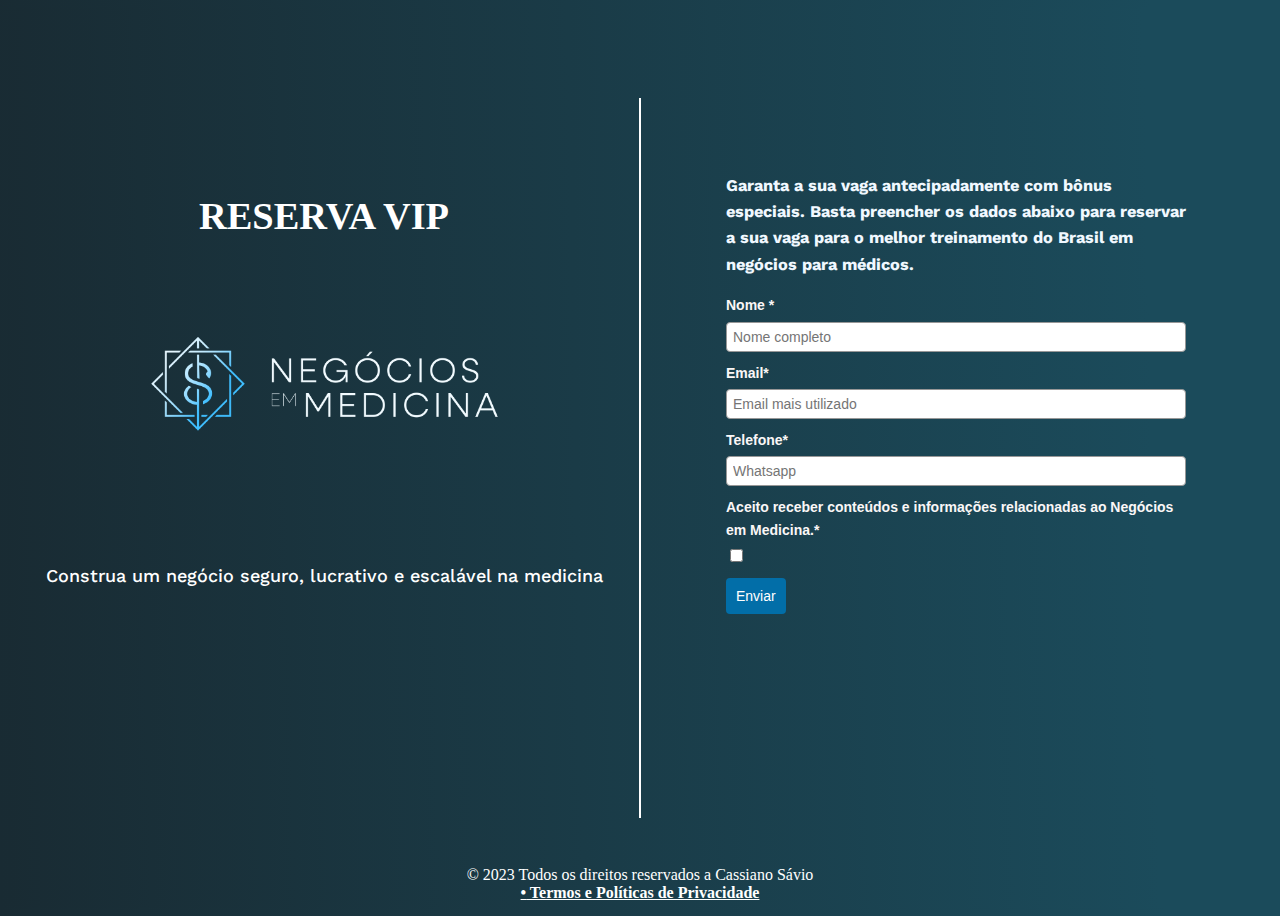
<file: index.html>
<!DOCTYPE html>
<html lang="pt-br" style="background: linear-gradient(269deg, #1B4B5B 10%, #192B33 100%);">

<head>
    <meta charset="UTF-8">
    <meta name="viewport" content="width=device-width, initial-scale=1.0">
    <title>Página de Lançamento</title>
    <link rel="stylesheet" href="styles.css">
</head>

  <!-- Google Tag Manager -->
  <script>(function(w,d,s,l,i){w[l]=w[l]||[];w[l].push({'gtm.start':new Date().getTime(),event:'gtm.js'});var f=d.getElementsByTagName(s)[0],j=d.createElement(s),dl=l!='dataLayer'?'&l='+l:'';j.async=true;j.src='https://cloud.anovamedicina.com.br/dfqanmmd.js?id='+i+dl;f.parentNode.insertBefore(j,f);})(window,document,'script','dataLayer','GTM-W7R8FCG');</script>
    <!-- End Google Tag Manager -->

<body>

    <!-- Google Tag Manager (noscript) -->
    <noscript><iframe src="https://cloud.anovamedicina.com.br/ns.html?id=GTM-W7R8FCG" height="0" width="0" style="display:none;visibility:hidden"></iframe></noscript>
        <!-- End Google Tag Manager (noscript) -->
    
    <div class="container">
            <div class="lado-esquerdo">
                <div class="reserva"><h1>RESERVA VIP</h1></div>
                <div class="logo"><img src="img/NEM_logo_fundo-escuro.png" alt="Logo MDN" class="logo"></div>
                <div class="rodape"><p>Construa um negócio seguro, lucrativo e escalável na medicina</p></div>
            </div>

            <div class="barra-vertical"></div>
                  <div class="lado-direito">
                    
                    <div class="formulario"> <form method="POST" action="https://cassianosavio.activehosted.com/proc.php" id="_form_30_" class="_form _form_30 _inline-form  " novalidate data-styles-version="4">
                    <div class="copy-direita" style="color: aliceblue;"><h3>Garanta a sua vaga antecipadamente com bônus especiais. Basta preencher os dados abaixo para reservar a sua vaga para o melhor treinamento do Brasil em negócios para médicos.</h3></div>
                    <input type="hidden" name="u" value="30" />
                    <input type="hidden" name="f" value="30" />
                    <input type="hidden" name="s" />
                    <input type="hidden" name="c" value="0" />
                    <input type="hidden" name="m" value="0" />
                    <input type="hidden" name="act" value="sub" />
                    <input type="hidden" name="v" value="2" />
                    <input type="hidden" name="or" value="d007ed24f41609cf98a572b98dcac0cc" />
                    <div class="_form-content">
                      <div class="_form_element _x57880073 _full_width " >
                        <label for="fullname" class="_form-label">
                          Nome *
                        </label>
                        <div class="_field-wrapper">
                          <input type="text" id="fullname" name="fullname" placeholder="Nome completo" required/>
                        </div>
                      </div>
                      <div class="_form_element _x77400963 _full_width " >
                        <label for="email" class="_form-label">
                          Email*
                        </label>
                        <div class="_field-wrapper">
                          <input type="text" id="email" name="email" placeholder="Email mais utilizado" required/>
                        </div>
                      </div>
                      <div class="_form_element _x44176151 _full_width " >
                        <label for="phone" class="_form-label">
                          Telefone*
                        </label>
                        <div class="_field-wrapper">
                          <input type="text" id="phone" name="phone" placeholder="Whatsapp" required/>
                        </div>
                      </div>
                      <div class="_form_element _x62099111 _full_width " style="display: none;" >
                        <label for="field[17]" class="_form-label">
                          utm_term
                        </label>
                        <div class="_field-wrapper">
                          <input type="text" id="field[17]" name="field[17]" value="" placeholder="" />
                        </div>
                      </div>
                      <div class="_form_element _x48921063 _full_width " style="display: none;" >
                        <label for="field[19]" class="_form-label">
                          utm_medium
                        </label>
                        <div class="_field-wrapper">
                          <input type="text" id="field[19]" name="field[19]" value="" placeholder="" />
                        </div>
                      </div>
                      <div class="_form_element _x26719436 _full_width " style="display: none;" >
                        <label for="field[20]" class="_form-label">
                          utm_content
                        </label>
                        <div class="_field-wrapper">
                          <input type="text" id="field[20]" name="field[20]" value="" placeholder="" />
                        </div>
                      </div>
                      <div class="_form_element _x70439124 _full_width " style="display: none;" >
                        <label for="field[22]" class="_form-label">
                          utm_source
                        </label>
                        <div class="_field-wrapper">
                          <input type="text" id="field[22]" name="field[22]" value="" placeholder="" />
                        </div>
                      </div>
                      <div class="_form_element _x80626610 _full_width " style="display: none;" >
                        <label for="field[18]" class="_form-label" >
                          utm_campaign
                        </label>
                        <div class="_field-wrapper">
                          <input type="text" id="field[18]" name="field[18]" value="" placeholder="" />
                        </div>
                      </div>
                      <div class="_form_element _x77476672 _full_width " >
                        <input type="hidden" name="ls" id="ls" value="1" />
                        <label for="nlbox_" class="_form-label">
                          Aceito receber conteúdos e informações relacionadas ao Negócios em Medicina.*
                        </label>
                        <div class="_row">
                          <input id="nlbox_31" type="checkbox" value="31" name="nlbox[]" class="any" required>
                          <span>
                          </span>
                        </div>
                      </div>
                      <div class="_button-wrapper _full_width">
                        <button id="_form_30_submit" class="_submit" type="submit">
                          Enviar
                        </button>
                      </div>
                      <div class="_clear-element">
                      </div>
                    </div>
                    <div class="_form-thank-you" style="display:none;">
                    </div>
                    <div class="_form-branding">
                      <div class="_marketing-by">
                      </div>
                      <a href="https://www.activecampaign.com/?utm_medium=referral&utm_campaign=acforms" class="_logo">
                        <span class="form-sr-only">
                        </span>
                      </a>
                    </div>
                  </form>
                </div>

                <div class="termos">
                    <p>
                        © 2023 Todos os direitos reservados a Cassiano Sávio 
                        <br />
                        <strong>
                            <a style="color: white;" href="./termos.html" target="_blank" rel="noopener"> <strong>•</strong> Termos e Políticas de Privacidade</a>
                        </strong>
                    </p>
                </div>   
    </div>

    <script type="text/javascript">
        
        window.cfields = {"17":"utm_term","19":"utm_medium","20":"utm_content","22":"utm_source","18":"utm_campaign"};
    window._show_thank_you = function(id, message, trackcmp_url, email) {
        var form = document.getElementById('_form_' + id + '_'),
            thank_you = form.querySelector('._form-thank-you'),
            form_content = form.querySelector('._form-content'),
            reservation_text = form.querySelector('.copy-direita');

        form_content.classList.add('_form-transition'); // Adiciona classe de transição

        form_content.style.opacity = '0'; // Oculta o formulário
        form_content.style.display = 'none';

        if (reservation_text) {
            reservation_text.style.display = 'none'; // Oculta a parte específica do HTML
        }

        thank_you.innerHTML = message;
        thank_you.style.display = 'block';

        // Adiciona uma pequena pausa antes de exibir o agradecimento para dar tempo à animação de ocultar o formulário
        setTimeout(function () {
            form_content.style.display = 'none'; // Garante que o formulário está oculto
            thank_you.style.opacity = '1'; // Exibe o texto de agradecimento
            thank_you.classList.add('_form-transition'); // Adiciona classe de transição
        }, 300); // Ajuste este valor para corresponder à duração da transição CSS

        const vgoAlias = typeof visitorGlobalObjectAlias === 'undefined' ? 'vgo' : visitorGlobalObjectAlias;
        var visitorObject = window[vgoAlias];
        if (email && typeof visitorObject !== 'undefined') {
            visitorObject('setEmail', email);
            visitorObject('update');
        } else if (typeof(trackcmp_url) != 'undefined' && trackcmp_url) {
            // Site tracking URL to use after inline form submission.
            _load_script(trackcmp_url);
        }
        if (typeof window._form_callback !== 'undefined') window._form_callback(id);
    };

        window._show_error = function(id, message, html) {
            var form = document.getElementById('_form_' + id + '_'),
                err = document.createElement('div'),
                button = form.querySelector('button'),
                old_error = form.querySelector('._form_error');
            if (old_error) old_error.parentNode.removeChild(old_error);
            err.innerHTML = message;
            err.className = '_error-inner _form_error _no_arrow';
            var wrapper = document.createElement('div');
            wrapper.className = '_form-inner';
            wrapper.appendChild(err);
            button.parentNode.insertBefore(wrapper, button);
            var submitButton = form.querySelector('[id^="_form"][id$="_submit"]');
            submitButton.disabled = false;
            submitButton.classList.remove('processing');
            if (html) {
                var div = document.createElement('div');
                div.className = '_error-html';
                div.innerHTML = html;
                err.appendChild(div);
            }
        };
        window._load_script = function(url, callback, isSubmit) {
            var head = document.querySelector('head'), script = document.createElement('script'), r = false;
            var submitButton = document.querySelector('#_form_30_submit');
            script.type = 'text/javascript';
            script.charset = 'utf-8';
            script.src = url;
            if (callback) {
                script.onload = script.onreadystatechange = function() {
                    if (!r && (!this.readyState || this.readyState == 'complete')) {
                        r = true;
                        callback();
                    }
                };
            }
            script.onerror = function() {
                if (isSubmit) {
                    if (script.src.length > 10000) {
                        _show_error("30", "Desculpe, seu envio falhou. Deixe suas respostas mais curtas e tente novamente.");
                    } else {
                        _show_error("30", "Desculpe, seu envio falhou. Tente novamente.");
                    }
                    submitButton.disabled = false;
                    submitButton.classList.remove('processing');
                }
            }
        
            head.appendChild(script);
        };
        (function() {
            if (window.location.search.search("excludeform") !== -1) return false;
            var getCookie = function(name) {
                var match = document.cookie.match(new RegExp('(^|; )' + name + '=([^;]+)'));
                return match ? match[2] : null;
            }
            var setCookie = function(name, value) {
                var now = new Date();
                var time = now.getTime();
                var expireTime = time + 1000 * 60 * 60 * 24 * 365;
                now.setTime(expireTime);
                document.cookie = name + '=' + value + '; expires=' + now + ';path=/; Secure; SameSite=Lax;';
            }
                    var addEvent = function(element, event, func) {
                if (element.addEventListener) {
                    element.addEventListener(event, func);
                } else {
                    var oldFunc = element['on' + event];
                    element['on' + event] = function() {
                        oldFunc.apply(this, arguments);
                        func.apply(this, arguments);
                    };
                }
            }
            var _removed = false;
                var form_to_submit = document.getElementById('_form_30_');
            var allInputs = form_to_submit.querySelectorAll('input, select, textarea'), tooltips = [], submitted = false;
        
            var getUrlParam = function(name) {
                var params = new URLSearchParams(window.location.search);
                return params.get(name) || false;
            };
        
            var acctDateFormat = "%d/%m/%Y";
            var getNormalizedDate = function(date, acctFormat) {
                var decodedDate = decodeURIComponent(date);
                if (acctFormat && acctFormat.match(/(%d|%e).*%m/gi) !== null) {
                    return decodedDate.replace(/(\d{2}).*(\d{2}).*(\d{4})/g, '$3-$2-$1');
                } else if (Date.parse(decodedDate)) {
                    var dateObj = new Date(decodedDate);
                    var year = dateObj.getFullYear();
                    var month = dateObj.getMonth() + 1;
                    var day = dateObj.getDate();
                    return `${year}-${month < 10 ? `0${month}` : month}-${day < 10 ? `0${day}` : day}`;
                }
                return false;
            };
        
            var getNormalizedTime = function(time) {
                var hour, minutes;
                var decodedTime = decodeURIComponent(time);
                var timeParts = Array.from(decodedTime.matchAll(/(\d{1,2}):(\d{1,2})\W*([AaPp][Mm])?/gm))[0];
                if (timeParts[3]) { // 12 hour format
                    var isPM = timeParts[3].toLowerCase() === 'pm';
                    if (isPM) {
                        hour = parseInt(timeParts[1]) === 12 ? '12' : `${parseInt(timeParts[1]) + 12}`;
                    } else {
                        hour = parseInt(timeParts[1]) === 12 ? '0' : timeParts[1];
                    }
                } else { // 24 hour format
                    hour = timeParts[1];
                }
                var normalizedHour = parseInt(hour) < 10 ? `0${parseInt(hour)}` : hour;
                var minutes = timeParts[2];
                return `${normalizedHour}:${minutes}`;
            };
        
            for (var i = 0; i < allInputs.length; i++) {
                var regexStr = "field\\[(\\d+)\\]";
                var results = new RegExp(regexStr).exec(allInputs[i].name);
                if (results != undefined) {
                    allInputs[i].dataset.name = allInputs[i].name.match(/\[time\]$/)
                        ? `${window.cfields[results[1]]}_time`
                        : window.cfields[results[1]];
                } else {
                    allInputs[i].dataset.name = allInputs[i].name;
                }
                var fieldVal = getUrlParam(allInputs[i].dataset.name);
        
                if (fieldVal) {
                    if (allInputs[i].dataset.autofill === "false") {
                        continue;
                    }
                    if (allInputs[i].type == "radio" || allInputs[i].type == "checkbox") {
                        if (allInputs[i].value == fieldVal) {
                            allInputs[i].checked = true;
                        }
                    } else if (allInputs[i].type == "date") {
                        allInputs[i].value = getNormalizedDate(fieldVal, acctDateFormat);
                    } else if (allInputs[i].type == "time") {
                        allInputs[i].value = getNormalizedTime(fieldVal);
                    } else {
                        allInputs[i].value = fieldVal;
                    }
                }
            }
        
            var remove_tooltips = function() {
                for (var i = 0; i < tooltips.length; i++) {
                    tooltips[i].tip.parentNode.removeChild(tooltips[i].tip);
                }
                tooltips = [];
            };
            var remove_tooltip = function(elem) {
                for (var i = 0; i < tooltips.length; i++) {
                    if (tooltips[i].elem === elem) {
                        tooltips[i].tip.parentNode.removeChild(tooltips[i].tip);
                        tooltips.splice(i, 1);
                        return;
                    }
                }
            };
            var create_tooltip = function(elem, text) {
                var tooltip = document.createElement('div'),
                    arrow = document.createElement('div'),
                    inner = document.createElement('div'), new_tooltip = {};
                if (elem.type != 'radio' && elem.type != 'checkbox') {
                    tooltip.className = '_error';
                    arrow.className = '_error-arrow';
                    inner.className = '_error-inner';
                    inner.innerHTML = text;
                    tooltip.appendChild(arrow);
                    tooltip.appendChild(inner);
                    elem.parentNode.appendChild(tooltip);
                } else {
                    tooltip.className = '_error-inner _no_arrow';
                    tooltip.innerHTML = text;
                    elem.parentNode.insertBefore(tooltip, elem);
                    new_tooltip.no_arrow = true;
                }
                new_tooltip.tip = tooltip;
                new_tooltip.elem = elem;
                tooltips.push(new_tooltip);
                return new_tooltip;
            };
            var resize_tooltip = function(tooltip) {
                var rect = tooltip.elem.getBoundingClientRect();
                var doc = document.documentElement,
                    scrollPosition = rect.top - ((window.pageYOffset || doc.scrollTop)  - (doc.clientTop || 0));
                if (scrollPosition < 40) {
                    tooltip.tip.className = tooltip.tip.className.replace(/ ?(_above|_below) ?/g, '') + ' _below';
                } else {
                    tooltip.tip.className = tooltip.tip.className.replace(/ ?(_above|_below) ?/g, '') + ' _above';
                }
            };
            var resize_tooltips = function() {
                if (_removed) return;
                for (var i = 0; i < tooltips.length; i++) {
                    if (!tooltips[i].no_arrow) resize_tooltip(tooltips[i]);
                }
            };
            var validate_field = function(elem, remove) {
                var tooltip = null, value = elem.value, no_error = true;
                remove ? remove_tooltip(elem) : false;
                if (elem.type != 'checkbox') elem.className = elem.className.replace(/ ?_has_error ?/g, '');
                if (elem.getAttribute('required') !== null) {
                    if (elem.type == 'radio' || (elem.type == 'checkbox' && /any/.test(elem.className))) {
                        var elems = form_to_submit.elements[elem.name];
                        if (!(elems instanceof NodeList || elems instanceof HTMLCollection) || elems.length <= 1) {
                            no_error = elem.checked;
                        }
                        else {
                            no_error = false;
                            for (var i = 0; i < elems.length; i++) {
                                if (elems[i].checked) no_error = true;
                            }
                        }
                        if (!no_error) {
                            tooltip = create_tooltip(elem, "Por favor, selecione uma opção.");
                        }
                    } else if (elem.type =='checkbox') {
                        var elems = form_to_submit.elements[elem.name], found = false, err = [];
                        no_error = true;
                        for (var i = 0; i < elems.length; i++) {
                            if (elems[i].getAttribute('required') === null) continue;
                            if (!found && elems[i] !== elem) return true;
                            found = true;
                            elems[i].className = elems[i].className.replace(/ ?_has_error ?/g, '');
                            if (!elems[i].checked) {
                                no_error = false;
                                elems[i].className = elems[i].className + ' _has_error';
                                err.push("Marcar %s é necessário".replace("%s", elems[i].value));
                            }
                        }
                        if (!no_error) {
                            tooltip = create_tooltip(elem, err.join('<br/>'));
                        }
                    } else if (elem.tagName == 'SELECT') {
                        var selected = true;
                        if (elem.multiple) {
                            selected = false;
                            for (var i = 0; i < elem.options.length; i++) {
                                if (elem.options[i].selected) {
                                    selected = true;
                                    break;
                                }
                            }
                        } else {
                            for (var i = 0; i < elem.options.length; i++) {
                                if (elem.options[i].selected
                                    && (!elem.options[i].value
                                    || (elem.options[i].value.match(/\n/g)))
                                ) {
                                    selected = false;
                                }
                            }
                        }
                        if (!selected) {
                            elem.className = elem.className + ' _has_error';
                            no_error = false;
                            tooltip = create_tooltip(elem, "Por favor, selecione uma opção.");
                        }
                    } else if (value === undefined || value === null || value === '') {
                        elem.className = elem.className + ' _has_error';
                        no_error = false;
                        tooltip = create_tooltip(elem, "Este campo é necessário.");
                    }
                }
                if (no_error && (elem.id == 'field[]' || elem.id == 'ca[11][v]')) {
                    if (elem.className.includes('phone-input-error')) {
                        elem.className = elem.className + ' _has_error';
                        no_error = false;
                    }
                }
                if (no_error && elem.name == 'email') {
                    if (!value.match(/^[\+_a-z0-9-'&=]+(\.[\+_a-z0-9-']+)*@[a-z0-9-]+(\.[a-z0-9-]+)*(\.[a-z]{2,})$/i)) {
                        elem.className = elem.className + ' _has_error';
                        no_error = false;
                        tooltip = create_tooltip(elem, "Digite um e-mail válido");
                    }
                }
                if (no_error && /date_field/.test(elem.className)) {
                    if (!value.match(/^\d\d\d\d-\d\d-\d\d$/)) {
                        elem.className = elem.className + ' _has_error';
                        no_error = false;
                        tooltip = create_tooltip(elem, "Digite uma data válida.");
                    }
                }
                tooltip ? resize_tooltip(tooltip) : false;
                return no_error;
            };
            var needs_validate = function(el) {
                if(el.getAttribute('required') !== null){
                    return true
                }
                if(el.name === 'email' && el.value !== ""){
                    return true
                }
        
                if((el.id == 'field[]' || el.id == 'ca[11][v]') && el.className.includes('phone-input-error')){
                    return true
                }
        
                return false
            };
            var validate_form = function(e) {
                var err = form_to_submit.querySelector('._form_error'), no_error = true;
                if (!submitted) {
                    submitted = true;
                    for (var i = 0, len = allInputs.length; i < len; i++) {
                        var input = allInputs[i];
                        if (needs_validate(input)) {
                            if (input.type == 'tel') {
                                addEvent(input, 'blur', function() {
                                    this.value = this.value.trim();
                                    validate_field(this, true);
                                });
                            }
                            if (input.type == 'text' || input.type == 'number' || input.type == 'time') {
                                addEvent(input, 'blur', function() {
                                    this.value = this.value.trim();
                                    validate_field(this, true);
                                });
                                addEvent(input, 'input', function() {
                                    validate_field(this, true);
                                });
                            } else if (input.type == 'radio' || input.type == 'checkbox') {
                                (function(el) {
                                    var radios = form_to_submit.elements[el.name];
                                    for (var i = 0; i < radios.length; i++) {
                                        addEvent(radios[i], 'click', function() {
                                            validate_field(el, true);
                                        });
                                    }
                                })(input);
                            } else if (input.tagName == 'SELECT') {
                                addEvent(input, 'change', function() {
                                    validate_field(this, true);
                                });
                            } else if (input.type == 'textarea'){
                                addEvent(input, 'input', function() {
                                    validate_field(this, true);
                                });
                            }
                        }
                    }
                }
                remove_tooltips();
                for (var i = 0, len = allInputs.length; i < len; i++) {
                    var elem = allInputs[i];
                    if (needs_validate(elem)) {
                        if (elem.tagName.toLowerCase() !== "select") {
                            elem.value = elem.value.trim();
                        }
                        validate_field(elem) ? true : no_error = false;
                    }
                }
                if (!no_error && e) {
                    e.preventDefault();
                }
                resize_tooltips();
                return no_error;
            };
            addEvent(window, 'resize', resize_tooltips);
            addEvent(window, 'scroll', resize_tooltips);
        
            var hidePhoneInputError = function(inputId) {
                var errorMessage =  document.getElementById("error-msg-" + inputId);
                var input = document.getElementById(inputId);
                errorMessage.classList.remove("phone-error");
                errorMessage.classList.add("phone-error-hidden");
                input.classList.remove("phone-input-error");
            };
        
            var initializePhoneInput = function(input, defaultCountry) {
                return window.intlTelInput(input, {
                    utilsScript: "https://unpkg.com/intl-tel-input@17.0.18/build/js/utils.js",
                    autoHideDialCode: false,
                    separateDialCode: true,
                    initialCountry: defaultCountry,
                    preferredCountries: []
                });
            }
        
            var setPhoneInputEventListeners = function(inputId, input, iti) {
                input.addEventListener('blur', function() {
                    var errorMessage = document.getElementById("error-msg-" + inputId);
                    if (input.value.trim()) {
                        if (iti.isValidNumber()) {
                            iti.setNumber(iti.getNumber());
                            if (errorMessage.classList.contains("phone-error")){
                                hidePhoneInputError(inputId);
                            }
                        } else {
                            showPhoneInputError(inputId)
                        }
                    } else {
                        if (errorMessage.classList.contains("phone-error")){
                            hidePhoneInputError(inputId);
                        }
                    }
                });
        
                input.addEventListener("countrychange", function() {
                    iti.setNumber('');
                });
        
                input.addEventListener("keydown", function(e) {
                    var charCode = (e.which) ? e.which : e.keyCode;
                    if (charCode > 31 && (charCode < 48 || charCode > 57) && charCode !== 8) {
                        e.preventDefault();
                    }
                });
            };
        
            var showPhoneInputError = function(inputId) {
                var errorMessage =  document.getElementById("error-msg-" + inputId);
                var input = document.getElementById(inputId);
                errorMessage.classList.add("phone-error");
                errorMessage.classList.remove("phone-error-hidden");
                input.classList.add("phone-input-error");
            };
        
        
            var _form_serialize = function(form){if(!form||form.nodeName!=="FORM"){return }var i,j,q=[];for(i=0;i<form.elements.length;i++){if(form.elements[i].name===""){continue}switch(form.elements[i].nodeName){case"INPUT":switch(form.elements[i].type){case"tel":q.push(form.elements[i].name+"="+encodeURIComponent(form.elements[i].previousSibling.querySelector('div.iti__selected-dial-code').innerText)+encodeURIComponent(" ")+encodeURIComponent(form.elements[i].value));break;case"text":case"number":case"date":case"time":case"hidden":case"password":case"button":case"reset":case"submit":q.push(form.elements[i].name+"="+encodeURIComponent(form.elements[i].value));break;case"checkbox":case"radio":if(form.elements[i].checked){q.push(form.elements[i].name+"="+encodeURIComponent(form.elements[i].value))}break;case"file":break}break;case"TEXTAREA":q.push(form.elements[i].name+"="+encodeURIComponent(form.elements[i].value));break;case"SELECT":switch(form.elements[i].type){case"select-one":q.push(form.elements[i].name+"="+encodeURIComponent(form.elements[i].value));break;case"select-multiple":for(j=0;j<form.elements[i].options.length;j++){if(form.elements[i].options[j].selected){q.push(form.elements[i].name+"="+encodeURIComponent(form.elements[i].options[j].value))}}break}break;case"BUTTON":switch(form.elements[i].type){case"reset":case"submit":case"button":q.push(form.elements[i].name+"="+encodeURIComponent(form.elements[i].value));break}break}}return q.join("&")};
        
            const formSupportsPost = false;
            var form_submit = function(e) {
                e.preventDefault();
                if (validate_form()) {
                    // use this trick to get the submit button & disable it using plain javascript
                    var submitButton = e.target.querySelector('#_form_30_submit');
                    submitButton.disabled = true;
                    submitButton.classList.add('processing');
                                var serialized = _form_serialize(
                        document.getElementById('_form_30_')
                    ).replace(/%0A/g, '\\n');
                    var err = form_to_submit.querySelector('._form_error');
                    err ? err.parentNode.removeChild(err) : false;
                    async function submitForm() {
                      var formData = new FormData();
                      const searchParams = new URLSearchParams(serialized);
                      searchParams.forEach((value, key) => {
                        formData.append(key, value);
                      });
        
                      const response = await fetch('https://cassianosavio.activehosted.com/proc.php?jsonp=true', {
                        headers: {
                          "Accept": "application/json"
                        },
                        body: formData,
                        method: "POST"
                      });
                      return response.json();
                    }
        
                    if (formSupportsPost) {
                      submitForm().then((data) => {
                        eval(data.js);
                      });
                    } else {
                      _load_script('https://cassianosavio.activehosted.com/proc.php?' + serialized + '&jsonp=true', null, true);
                    }
                }
                return false;
            };
            addEvent(form_to_submit, 'submit', form_submit);
        })();
        
        </script>
</body>

</html>
</file>
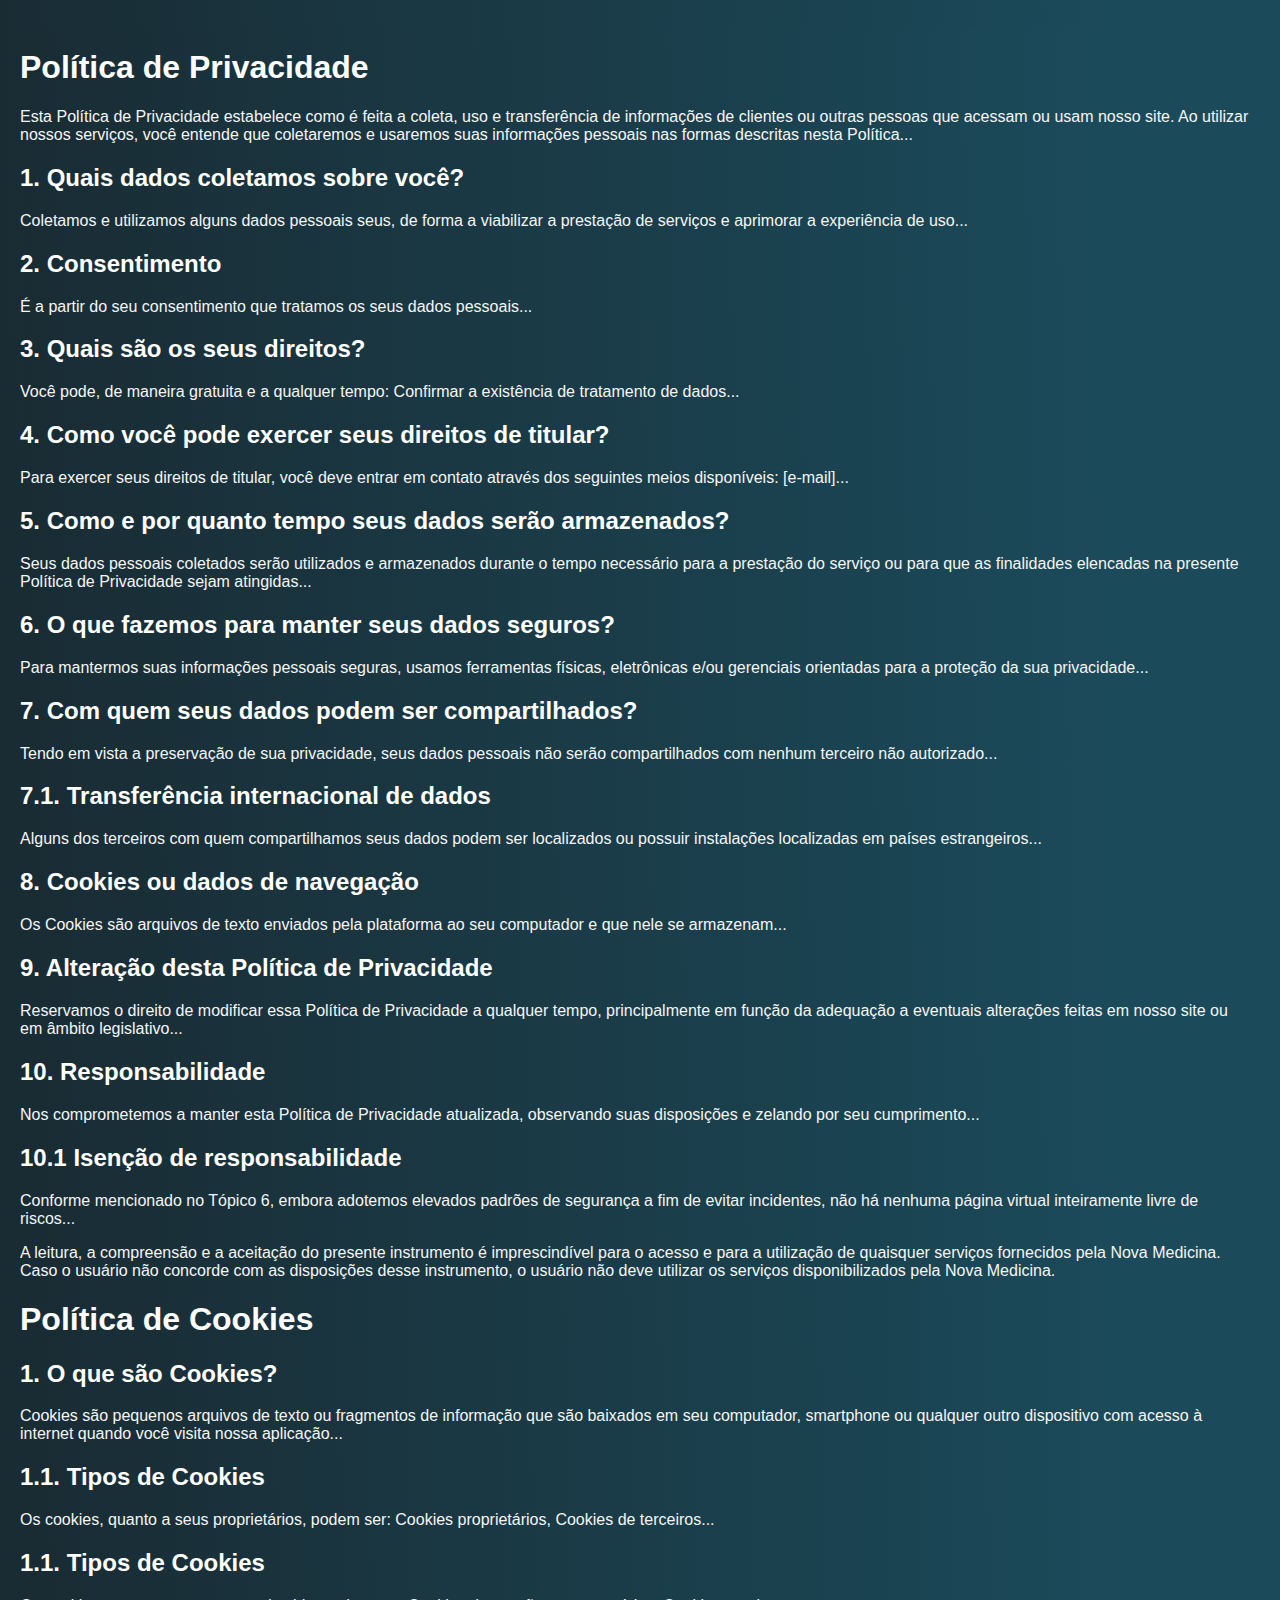
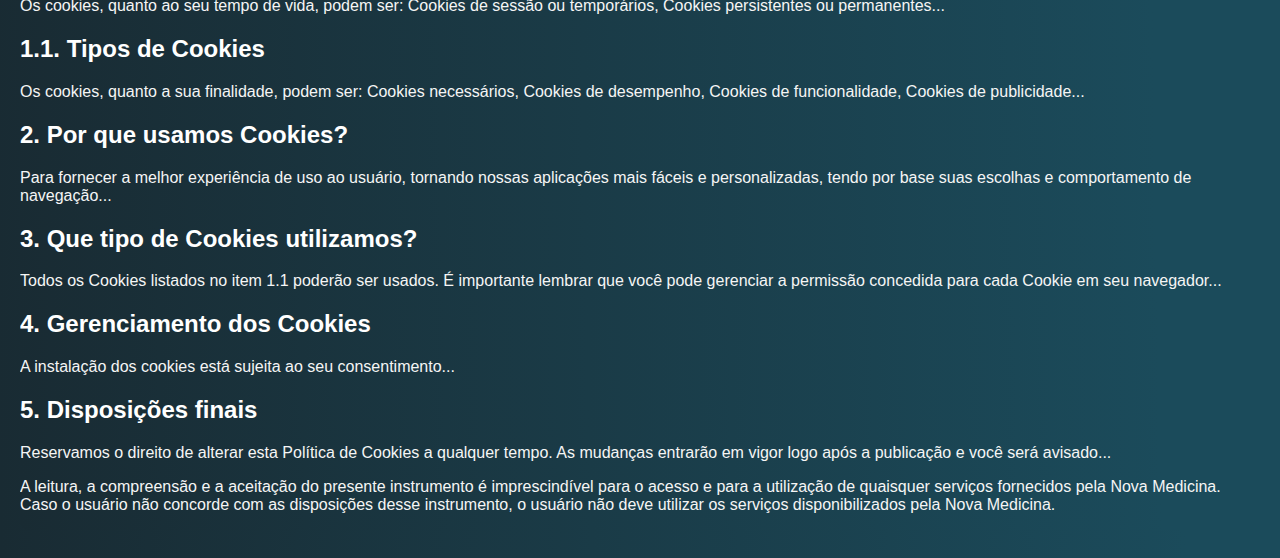
<file: termos.html>
<!DOCTYPE html>
<html lang="pt-br" style=" background: linear-gradient(269deg, #1B4B5B 10%, #192B33 100%)">
<head>
    <meta charset="UTF-8">
    <meta name="viewport" content="width=device-width, initial-scale=1.0">
    <title>Termos de Serviço</title>
    <style>
      body {
    display: flex;
    align-items: center;
    justify-content: center;
    text-align: left;
    min-height: 100vh;
    margin-left: 0;
    margin-left: 0;
    font-family: Arial, sans-serif;
}

.container {
    background: linear-gradient(269deg, #1B4B5B 10%, #192B33 100%);
    border-radius: 8px;
    margin: 20px; /* Adiciona margens para o conteúdo */
    overflow: hidden; /* Adiciona overflow: hidden para conter as bordas dentro da div */
}

h1, h2, h3 {
    color: white;
}

p {
    color: whitesmoke;
}

/* Remova a propriedade list-style */
ul, ol {
    padding: 0;
    list-style: none;
}

/* Adicione margin e padding para as listas */
ul, ol, li {
    margin: 0;
    padding: 0;
}

    </style>
</head>
<body>
    <div class="container">
        <h1>Política de Privacidade</h1>

        <p>Esta Política de Privacidade estabelece como é feita a coleta, uso e transferência de informações de clientes ou outras pessoas que acessam ou usam nosso site. Ao utilizar nossos serviços, você entende que coletaremos e usaremos suas informações pessoais nas formas descritas nesta Política...</p>

        <!-- Seção 1 -->
        <h2>1. Quais dados coletamos sobre você?</h2>
        <p>Coletamos e utilizamos alguns dados pessoais seus, de forma a viabilizar a prestação de serviços e aprimorar a experiência de uso...</p>

        <!-- Seção 2 -->
        <h2>2. Consentimento</h2>
        <p>É a partir do seu consentimento que tratamos os seus dados pessoais...</p>

        <!-- Seção 3 -->
        <h2>3. Quais são os seus direitos?</h2>
        <p>Você pode, de maneira gratuita e a qualquer tempo: Confirmar a existência de tratamento de dados...</p>

        <!-- Seção 4 -->
        <h2>4. Como você pode exercer seus direitos de titular?</h2>
        <p>Para exercer seus direitos de titular, você deve entrar em contato através dos seguintes meios disponíveis: [e-mail]...</p>

        <!-- Seção 5 -->
        <h2>5. Como e por quanto tempo seus dados serão armazenados?</h2>
        <p>Seus dados pessoais coletados serão utilizados e armazenados durante o tempo necessário para a prestação do serviço ou para que as finalidades elencadas na presente Política de Privacidade sejam atingidas...</p>

        <!-- Seção 6 -->
        <h2>6. O que fazemos para manter seus dados seguros?</h2>
        <p>Para mantermos suas informações pessoais seguras, usamos ferramentas físicas, eletrônicas e/ou gerenciais orientadas para a proteção da sua privacidade...</p>

        <!-- Seção 7 -->
        <h2>7. Com quem seus dados podem ser compartilhados?</h2>
        <p>Tendo em vista a preservação de sua privacidade, seus dados pessoais não serão compartilhados com nenhum terceiro não autorizado...</p>

        <!-- Seção 7.1 -->
        <h2>7.1. Transferência internacional de dados</h2>
        <p>Alguns dos terceiros com quem compartilhamos seus dados podem ser localizados ou possuir instalações localizadas em países estrangeiros...</p>

        <!-- Seção 8 -->
        <h2>8. Cookies ou dados de navegação</h2>
        <p>Os Cookies são arquivos de texto enviados pela plataforma ao seu computador e que nele se armazenam...</p>

        <!-- Seção 9 -->
        <h2>9. Alteração desta Política de Privacidade</h2>
        <p>Reservamos o direito de modificar essa Política de Privacidade a qualquer tempo, principalmente em função da adequação a eventuais alterações feitas em nosso site ou em âmbito legislativo...</p>

        <!-- Seção 10 -->
        <h2>10. Responsabilidade</h2>
        <p>Nos comprometemos a manter esta Política de Privacidade atualizada, observando suas disposições e zelando por seu cumprimento...</p>

        <!-- Seção 10.1 -->
        <h2>10.1 Isenção de responsabilidade</h2>
        <p>Conforme mencionado no Tópico 6, embora adotemos elevados padrões de segurança a fim de evitar incidentes, não há nenhuma página virtual inteiramente livre de riscos...</p>

        <!-- Seção Final -->
        <p>A leitura, a compreensão e a aceitação do presente instrumento é imprescindível para o acesso e para a utilização de quaisquer serviços fornecidos pela Nova Medicina. Caso o usuário não concorde com as disposições desse instrumento, o usuário não deve utilizar os serviços disponibilizados pela Nova Medicina.</p>

        <h1>Política de Cookies</h1>

        <!-- Seção 1 -->
        <h2>1. O que são Cookies?</h2>
        <p>Cookies são pequenos arquivos de texto ou fragmentos de informação que são baixados em seu computador, smartphone ou qualquer outro dispositivo com acesso à internet quando você visita nossa aplicação...</p>

        <!-- Seção 1.1 -->
        <h2>1.1. Tipos de Cookies</h2>
        <p>Os cookies, quanto a seus proprietários, podem ser: Cookies proprietários, Cookies de terceiros...</p>

        <!-- Seção 1.1 -->
        <h2>1.1. Tipos de Cookies</h2>
        <p>Os cookies, quanto ao seu tempo de vida, podem ser: Cookies de sessão ou temporários, Cookies persistentes ou permanentes...</p>

        <!-- Seção 1.1 -->
        <h2>1.1. Tipos de Cookies</h2>
        <p>Os cookies, quanto a sua finalidade, podem ser: Cookies necessários, Cookies de desempenho, Cookies de funcionalidade, Cookies de publicidade...</p>

        <!-- Seção 2 -->
        <h2>2. Por que usamos Cookies?</h2>
        <p>Para fornecer a melhor experiência de uso ao usuário, tornando nossas aplicações mais fáceis e personalizadas, tendo por base suas escolhas e comportamento de navegação...</p>

        <!-- Seção 3 -->
        <h2>3. Que tipo de Cookies utilizamos?</h2>
        <p>Todos os Cookies listados no item 1.1 poderão ser usados. É importante lembrar que você pode gerenciar a permissão concedida para cada Cookie em seu navegador...</p>

        <!-- Seção 4 -->
        <h2>4. Gerenciamento dos Cookies</h2>
        <p>A instalação dos cookies está sujeita ao seu consentimento...</p>

        <!-- Seção 5 -->
        <h2>5. Disposições finais</h2>
        <p>Reservamos o direito de alterar esta Política de Cookies a qualquer tempo. As mudanças entrarão em vigor logo após a publicação e você será avisado...</p>

        <!-- Seção Final -->
        <p>A leitura, a compreensão e a aceitação do presente instrumento é imprescindível para o acesso e para a utilização de quaisquer serviços fornecidos pela Nova Medicina. Caso o usuário não concorde com as disposições desse instrumento, o usuário não deve utilizar os serviços disponibilizados pela Nova Medicina.</p>
    </div>
</body>
</html>
</file>
<file: styles.css>
@import url('https://fonts.googleapis.com/css2?family=Work+Sans:wght@500&display=swap');


.body {
  font-family: 'Work Sans', sans-serif;
  font-weight: 300;
  margin: 0;
  padding: 0;
  max-width: 1000px;
  background: linear-gradient(269deg, #1B4B5B 10%, #192B33 100%);
  display: flex;
  height: 100vh;
}

.container {
  display: flex;
  justify-content: center;
  background: linear-gradient(269deg, #1B4B5B 10%, #192B33 100%);
  position: relative;
  height: 100vh;
  border-radius: 8px;
  overflow: hidden;
}

.lado-esquerdo {
  flex: 2;
  padding: 20px;
  float: left;
  text-align: center;
  display: flex;
  flex-direction: column;
  align-items: center;
}
.reserva {
  margin-top: 140px;
  align-items: center;
  font-size: larger;
  color: white;
}
.logo {
  align-items: center;
  margin-top: 30px;
  max-width: 80%;
  margin-bottom: 20px;
}
.rodape {
  margin-top: 60px;
  align-items: center;
  color: white;
  font-size: large;
  font-family: 'Work Sans', sans-serif;
  font-weight: 500;
}

.barra-vertical {
  width: 2px; /* A largura da barra */
  background-color: white; /* Cor da barra */
  height: 80%; /* Altura da barra em relação à altura da tela */
  position: absolute;
  left: 50%;
  top: 10%; /* Ajuste conforme necessário para centralizar verticalmente */
  transform: translateX(-50%);
}

.termos {
  position: absolute;
  bottom: -10px; /* Ajuste conforme necessário para posicionar verticalmente */
  left: 50%;
  transform: translateX(-50%);
  text-align: center;
  width: 100%;
  color: white;
}



.lado-direito {
  align-items: right;
  flex: 2;
  float: right;
  padding: 20px;
  color: aliceblue;
}

.copy-direita {
  align-items: end;
  text-align: left;
  margin-top: 100px;
  font-family: 'Work Sans', sans-serif;
  font-weight: 300;
  color: #fff;
}

.formulario {
  align-items: end;
  
}

.form {
  width: 100%;
  margin-top: auto;
}

.label,
.input {
  display: block;
  width: 100%;
  margin-bottom: 10px;
}

.button {
  background-color: #4caf50;
  color: #fff;
  padding: 10px 15px;
  border: none;
  border-radius: 5px;
  cursor: pointer;
}

.button:hover {
  background-color: #45a049;
}

#agradecimento {
  display: none;
  color: aliceblue;
}

._form-content {
  opacity: 1;
  transition: opacity 0.3s ease-in-out;
}

._form-thank-you {
  display: none;
  opacity: 0;
  transition: opacity 0.3s ease-in-out;
}



@media  (max-width: 600px) {
  
  
  .container {
    display: block;
    width: auto;
    height: auto;
  }

.barra-vertical {
  display: none;
}

.termos{
  position: relative;}

.reserva {
  margin-top: 10px;
  font-size: medium;
}  
.logo{
  margin-top: 5px;
}
.rodape{
  margin-top: 0px;
  margin-bottom: 0px;
  padding-bottom: 0%;
  font-size: larger;
  font-family: Work Sans Medium Regular;
  text-align: left;
  margin-left: 18px;
}
.copy-direita{
  margin-top: 0px;
}
.lado-esquerdo{
  margin-bottom: 0px;
  padding-bottom: 0%;
}

.lado-direito{
  margin-top: 0px;
  font-size: small;
  padding-top: 0%;
}
.formulario{
  margin-top: 0px;
  padding-top: 0%;
  
}

}

/* Adicionado CSS para o formulário */
@import url(https://fonts.bunny.net/css?family=ibm-plex-sans:400,600);
#_form_30_ { font-size:14px; line-height:1.6; font-family:arial, helvetica, sans-serif; margin:0; }
 #_form_30_ * { outline:0; }
 ._form_hide { display:none; visibility:hidden; }
 ._form_show { display:block; visibility:visible; }
 #_form_30_._form-top { top:0; }
 #_form_30_._form-bottom { bottom:0; }
 #_form_30_._form-left { left:0; }
 #_form_30_._form-right { right:0; }
 #_form_30_ input[type="text"],#_form_30_ input[type="tel"],#_form_30_ input[type="date"],#_form_30_ textarea { padding:6px; height:auto; border:#979797 1px solid; border-radius:4px; color:#000 !important; font-size:14px; -webkit-box-sizing:border-box; -moz-box-sizing:border-box; box-sizing:border-box; }
 #_form_30_ textarea { resize:none; }
 #_form_30_ ._submit { -webkit-appearance:none; cursor:pointer; font-family:arial, sans-serif; font-size:14px; text-align:center; background:#026ea8 !important; border:0 !important; -moz-border-radius:4px !important; -webkit-border-radius:4px !important; border-radius:4px !important; color:#fff !important; padding:10px !important; }
 #_form_30_ ._submit:disabled { cursor:not-allowed; opacity:0.4; }
 #_form_30_ ._submit.processing { position:relative; }
 #_form_30_ ._submit.processing::before { content:''; width:1em; height:1em; position:absolute; z-index:1; top:50%; left:50%; border:double 3px transparent; border-radius:50%; background-image:linear-gradient(#026ea8, #026ea8), conic-gradient(#026ea8, #fff); background-origin:border-box; background-clip:content-box, border-box; animation:1200ms ease 0s infinite normal none running _spin; }
 #_form_30_ ._submit.processing::after { content:''; position:absolute; top:0; bottom:0; left:0; right:0; background:#026ea8 !important; border:0 !important; -moz-border-radius:4px !important; -webkit-border-radius:4px !important; border-radius:4px !important; color:#fff !important; padding:10px !important; }
 @keyframes _spin { 0% { transform:translate(-50%, -50%) rotate(90deg); }
 100% { transform:translate(-50%, -50%) rotate(450deg); }
 }
 #_form_30_ ._close-icon { cursor:pointer; background-image:url('https://d226aj4ao1t61q.cloudfront.net/esfkyjh1u_forms-close-dark.png'); background-repeat:no-repeat; background-size:14.2px 14.2px; position:absolute; display:block; top:11px; right:9px; overflow:hidden; width:16.2px; height:16.2px; }
 #_form_30_ ._close-icon:before { position:relative; }
 #_form_30_ ._form-body { margin-bottom:30px; }
 #_form_30_ ._form-image-left { width:150px; float:left; }
 #_form_30_ ._form-content-right { margin-left:164px; }
 #_form_30_ ._form-branding { color:#fff; font-size:10px; clear:both; text-align:left; margin-top:30px; font-weight:100; }
 #_form_30_ ._form-branding ._logo { display:block; width:130px; height:14px; margin-top:6px; background-image:url('https://d226aj4ao1t61q.cloudfront.net/hh9ujqgv5_aclogo_li.png'); background-size:130px auto; background-repeat:no-repeat; }
 #_form_30_ .form-sr-only { position:absolute; width:1px; height:1px; padding:0; margin:-1px; overflow:hidden; clip:rect(0, 0, 0, 0); border:0; }
 #_form_30_ ._form-label,#_form_30_ ._form_element ._form-label { font-weight:bold; margin-bottom:5px; display:block; }
 #_form_30_._dark ._form-branding { color:#333; }
 #_form_30_._dark ._form-branding ._logo { background-image:url('https://d226aj4ao1t61q.cloudfront.net/jftq2c8s_aclogo_dk.png'); }
 #_form_30_ ._form_element { position:relative; margin-bottom:10px; font-size:0; max-width:100%; }
 #_form_30_ ._form_element * { font-size:14px; }
 #_form_30_ ._form_element._clear { clear:both; width:100%; float:none; }
 #_form_30_ ._form_element._clear:after { clear:left; }
 #_form_30_ ._form_element input[type="text"],#_form_30_ ._form_element input[type="date"],#_form_30_ ._form_element select,#_form_30_ ._form_element textarea:not(.g-recaptcha-response) { display:block; width:100%; -webkit-box-sizing:border-box; -moz-box-sizing:border-box; box-sizing:border-box; font-family:inherit; }
 #_form_30_ ._field-wrapper { position:relative; }
 #_form_30_ ._inline-style { float:left; }
 #_form_30_ ._inline-style input[type="text"] { width:150px; }
 #_form_30_ ._inline-style:not(._clear) + ._inline-style:not(._clear) { margin-left:20px; }
 #_form_30_ ._form_element img._form-image { max-width:100%; }
 #_form_30_ ._form_element ._form-fieldset { border:0; padding:0.01em 0 0 0; margin:0; min-width:0; }
 #_form_30_ ._clear-element { clear:left; }
 #_form_30_ ._full_width { width:100%; }
 #_form_30_ ._form_full_field { display:block; width:100%; margin-bottom:10px; }
 #_form_30_ input[type="text"]._has_error,#_form_30_ textarea._has_error { border:#f37c7b 1px solid; }
 #_form_30_ input[type="checkbox"]._has_error { outline:#f37c7b 1px solid; }
 #_form_30_ ._error { display:block; position:absolute; font-size:14px; z-index:10000001; }
 #_form_30_ ._error._above { padding-bottom:4px; bottom:39px; right:0; }
 #_form_30_ ._error._below { padding-top:8px; top:100%; right:0; }
 #_form_30_ ._error._above ._error-arrow { bottom:-4px; right:15px; border-left:8px solid transparent; border-right:8px solid transparent; border-top:8px solid #fdd; }
 #_form_30_ ._error._below ._error-arrow { top:0; right:15px; border-left:8px solid transparent; border-right:8px solid transparent; border-bottom:8px solid #fdd; }
 #_form_30_ ._error-inner { padding:12px 12px 12px 36px; background-color:#fdd; background-image:url("data:image/svg+xml,%3Csvg width='16' height='16' viewBox='0 0 16 16' fill='none' xmlns='http://www.w3.org/2000/svg'%3E%3Cpath fill-rule='evenodd' clip-rule='evenodd' d='M16 8C16 12.4183 12.4183 16 8 16C3.58172 16 0 12.4183 0 8C0 3.58172 3.58172 0 8 0C12.4183 0 16 3.58172 16 8ZM9 3V9H7V3H9ZM9 13V11H7V13H9Z' fill='%23CA0000'/%3E%3C/svg%3E"); background-repeat:no-repeat; background-position:12px center; font-size:14px; font-family:arial, sans-serif; font-weight:600; line-height:16px; color:#000; text-align:center; text-decoration:none; -webkit-border-radius:4px; -moz-border-radius:4px; border-radius:4px; box-shadow:0px 1px 4px rgba(31, 33, 41, 0.298295); }
 #_form_30_ ._error-inner._form_error { margin-bottom:5px; text-align:left; }
 #_form_30_ ._button-wrapper ._error-inner._form_error { position:static; }
 #_form_30_ ._error-inner._no_arrow { margin-bottom:10px; }
 #_form_30_ ._error-arrow { position:absolute; width:0; height:0; }
 #_form_30_ ._error-html { margin-bottom:10px; }
 .pika-single { z-index:10000001 !important; }
 #_form_30_ input[type="text"].datetime_date { width:69%; display:inline; }
 #_form_30_ select.datetime_time { width:29%; display:inline; height:32px; }
 #_form_30_ input[type="date"].datetime_date { width:69%; display:inline-flex; }
 #_form_30_ input[type="time"].datetime_time { width:29%; display:inline-flex; }
 @media all and (min-width:320px) and (max-width:667px) { ::-webkit-scrollbar { display:none; }
 #_form_30_ { margin:0; width:100%; min-width:100%; max-width:100%; box-sizing:border-box; }
 #_form_30_ * { -webkit-box-sizing:border-box; -moz-box-sizing:border-box; box-sizing:border-box; font-size:1em; }
 #_form_30_ ._form-content { margin:0; width:100%; }
 #_form_30_ ._form-inner { display:block; min-width:100%; }
 #_form_30_ ._form-title,#_form_30_ ._inline-style { margin-top:0; margin-right:0; margin-left:0; }
 #_form_30_ ._form-title { font-size:1.2em; }
 #_form_30_ ._form_element { margin:0 0 20px; padding:0; width:100%; }
 #_form_30_ ._form-element,#_form_30_ ._inline-style,#_form_30_ input[type="text"],#_form_30_ label,#_form_30_ p,#_form_30_ textarea:not(.g-recaptcha-response) { float:none; display:block; width:100%; }
 #_form_30_ ._row._checkbox-radio label { display:inline; }
 #_form_30_ ._row,#_form_30_ p,#_form_30_ label { margin-bottom:0.7em; width:100%; }
 #_form_30_ ._row input[type="checkbox"],#_form_30_ ._row input[type="radio"] { margin:0 !important; vertical-align:middle !important; }
 #_form_30_ ._row input[type="checkbox"] + span label { display:inline; }
 #_form_30_ ._row span label { margin:0 !important; width:initial !important; vertical-align:middle !important; }
 #_form_30_ ._form-image { max-width:100%; height:auto !important; }
 #_form_30_ input[type="text"] { padding-left:10px; padding-right:10px; font-size:16px; line-height:1.3em; -webkit-appearance:none; }
 #_form_30_ input[type="radio"],#_form_30_ input[type="checkbox"] { display:inline-block; width:1.3em; height:1.3em; font-size:1em; margin:0 0.3em 0 0; vertical-align:baseline; }
 #_form_30_ button[type="submit"] { padding:20px; font-size:1.5em; }
 #_form_30_ ._inline-style { margin:20px 0 0 !important; }
 }
 #_form_30_ { position:relative; text-align:left; margin:25px auto 0; padding-top:20px; padding-right:20px; padding-bottom:20px; padding-left:20px; -webkit-box-sizing:border-box; -moz-box-sizing:border-box; box-sizing:border-box; *zoom:1; background:rgba(25, 43, 51, 0) !important; border:0px solid #b0b0b0 !important; max-width:500px; -moz-border-radius:0px !important; -webkit-border-radius:0px !important; border-radius:0px !important; color:#faf7f7 !important; }
 #_form_30_._inline-form,#_form_30_._inline-form ._form-content,#_form_30_._inline-form input,#_form_30_._inline-form ._submit { font-family:"IBM Plex Sans", Helvetica, sans-serif; }
 #_form_30_ ._form-title { font-size:22px; line-height:22px; font-weight:600; margin-bottom:0; }
 #_form_30_:before,#_form_30_:after { content:" "; display:table; }
 #_form_30_:after { clear:both; }
 #_form_30_._inline-style { width:auto; display:inline-block; }
 #_form_30_._inline-style input[type="text"],#_form_30_._inline-style input[type="date"] { padding:10px 12px; }
 #_form_30_._inline-style button._inline-style { position:relative; top:27px; }
 #_form_30_._inline-style p { margin:0; }
 #_form_30_._inline-style ._button-wrapper { position:relative; margin:27px 12.5px 0 20px; }
 #_form_30_ ._form-thank-you { position:relative; left:0; right:0; text-align:center; font-size:18px; }
 @media all and (min-width:320px) and (max-width:667px) { #_form_30_._inline-form._inline-style ._inline-style._button-wrapper { margin-top:20px !important; margin-left:0 !important; }
 }
 #_form_30_ .iti.iti--allow-dropdown.iti--separate-dial-code { width:100%; }
 #_form_30_ .iti input { width:100%; height:32px; border:#979797 1px solid; border-radius:4px; }
 #_form_30_ .iti--separate-dial-code .iti__selected-flag { background-color:#fff; border-radius:4px; }
 #_form_30_ .iti--separate-dial-code .iti__selected-flag:hover { background-color:rgba(0, 0, 0, 0.05); }
 #_form_30_ .iti__country-list { border-radius:4px; margin-top:4px; min-width:460px; }
 #_form_30_ .iti__country-list--dropup { margin-bottom:4px; }
 #_form_30_ .phone-error-hidden { display:none; }
 #_form_30_ .phone-error { color:#e40e49; }
 #_form_30_ .phone-input-error { border:1px solid #e40e49 !important; }
</file>
